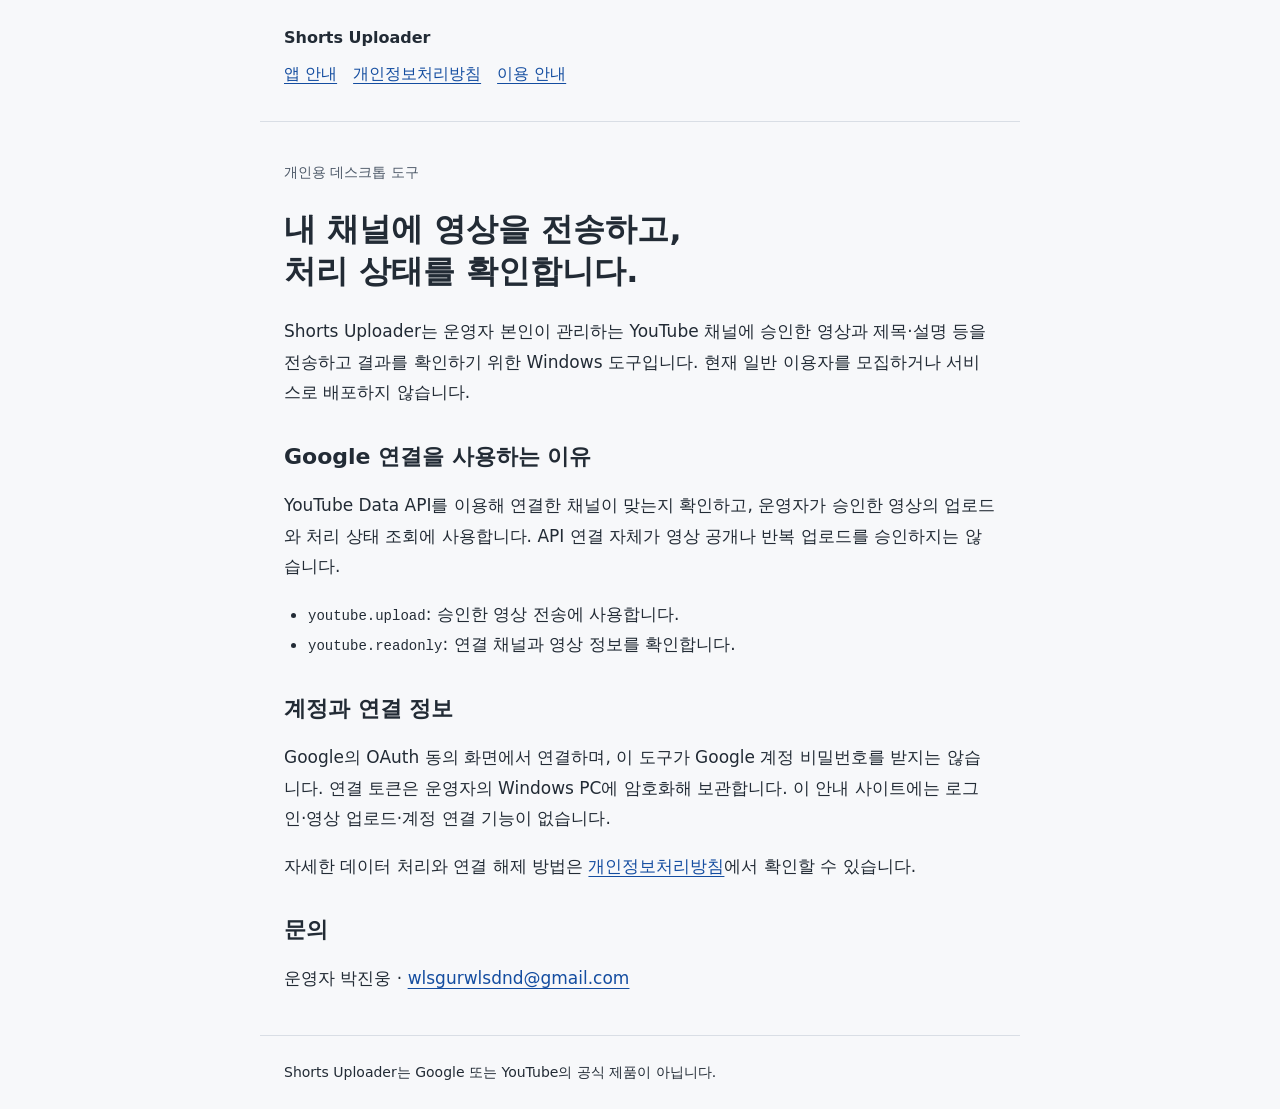
<file: index.html>
<!doctype html><html lang="ko"><head><meta charset="utf-8"><meta name="viewport" content="width=device-width,initial-scale=1"><meta name="description" content="Shorts Uploader는 운영자 소유 YouTube 채널의 영상 전송과 상태 확인을 위한 개인용 데스크톱 도구입니다."><title>Shorts Uploader · 앱 안내</title><link rel="stylesheet" href="style.css"></head><body><header><strong>Shorts Uploader</strong><nav aria-label="사이트 메뉴"><a href="index.html" aria-current="page">앱 안내</a><a href="privacy.html">개인정보처리방침</a><a href="terms.html">이용 안내</a></nav></header><main><p class="eyebrow">개인용 데스크톱 도구</p><h1>내 채널에 영상을 전송하고,<br>처리 상태를 확인합니다.</h1><p>Shorts Uploader는 운영자 본인이 관리하는 YouTube 채널에 승인한 영상과 제목·설명 등을 전송하고 결과를 확인하기 위한 Windows 도구입니다. 현재 일반 이용자를 모집하거나 서비스로 배포하지 않습니다.</p><h2>Google 연결을 사용하는 이유</h2><p>YouTube Data API를 이용해 연결한 채널이 맞는지 확인하고, 운영자가 승인한 영상의 업로드와 처리 상태 조회에 사용합니다. API 연결 자체가 영상 공개나 반복 업로드를 승인하지는 않습니다.</p><ul><li><span class="scope">youtube.upload</span>: 승인한 영상 전송에 사용합니다.</li><li><span class="scope">youtube.readonly</span>: 연결 채널과 영상 정보를 확인합니다.</li></ul><h2>계정과 연결 정보</h2><p>Google의 OAuth 동의 화면에서 연결하며, 이 도구가 Google 계정 비밀번호를 받지는 않습니다. 연결 토큰은 운영자의 Windows PC에 암호화해 보관합니다. 이 안내 사이트에는 로그인·영상 업로드·계정 연결 기능이 없습니다.</p><p>자세한 데이터 처리와 연결 해제 방법은 <a href="privacy.html">개인정보처리방침</a>에서 확인할 수 있습니다.</p><h2>문의</h2><p>운영자 박진웅 · <a href="mailto:wlsgurwlsdnd@gmail.com">wlsgurwlsdnd@gmail.com</a></p></main><footer>Shorts Uploader는 Google 또는 YouTube의 공식 제품이 아닙니다.</footer></body></html>
</file>
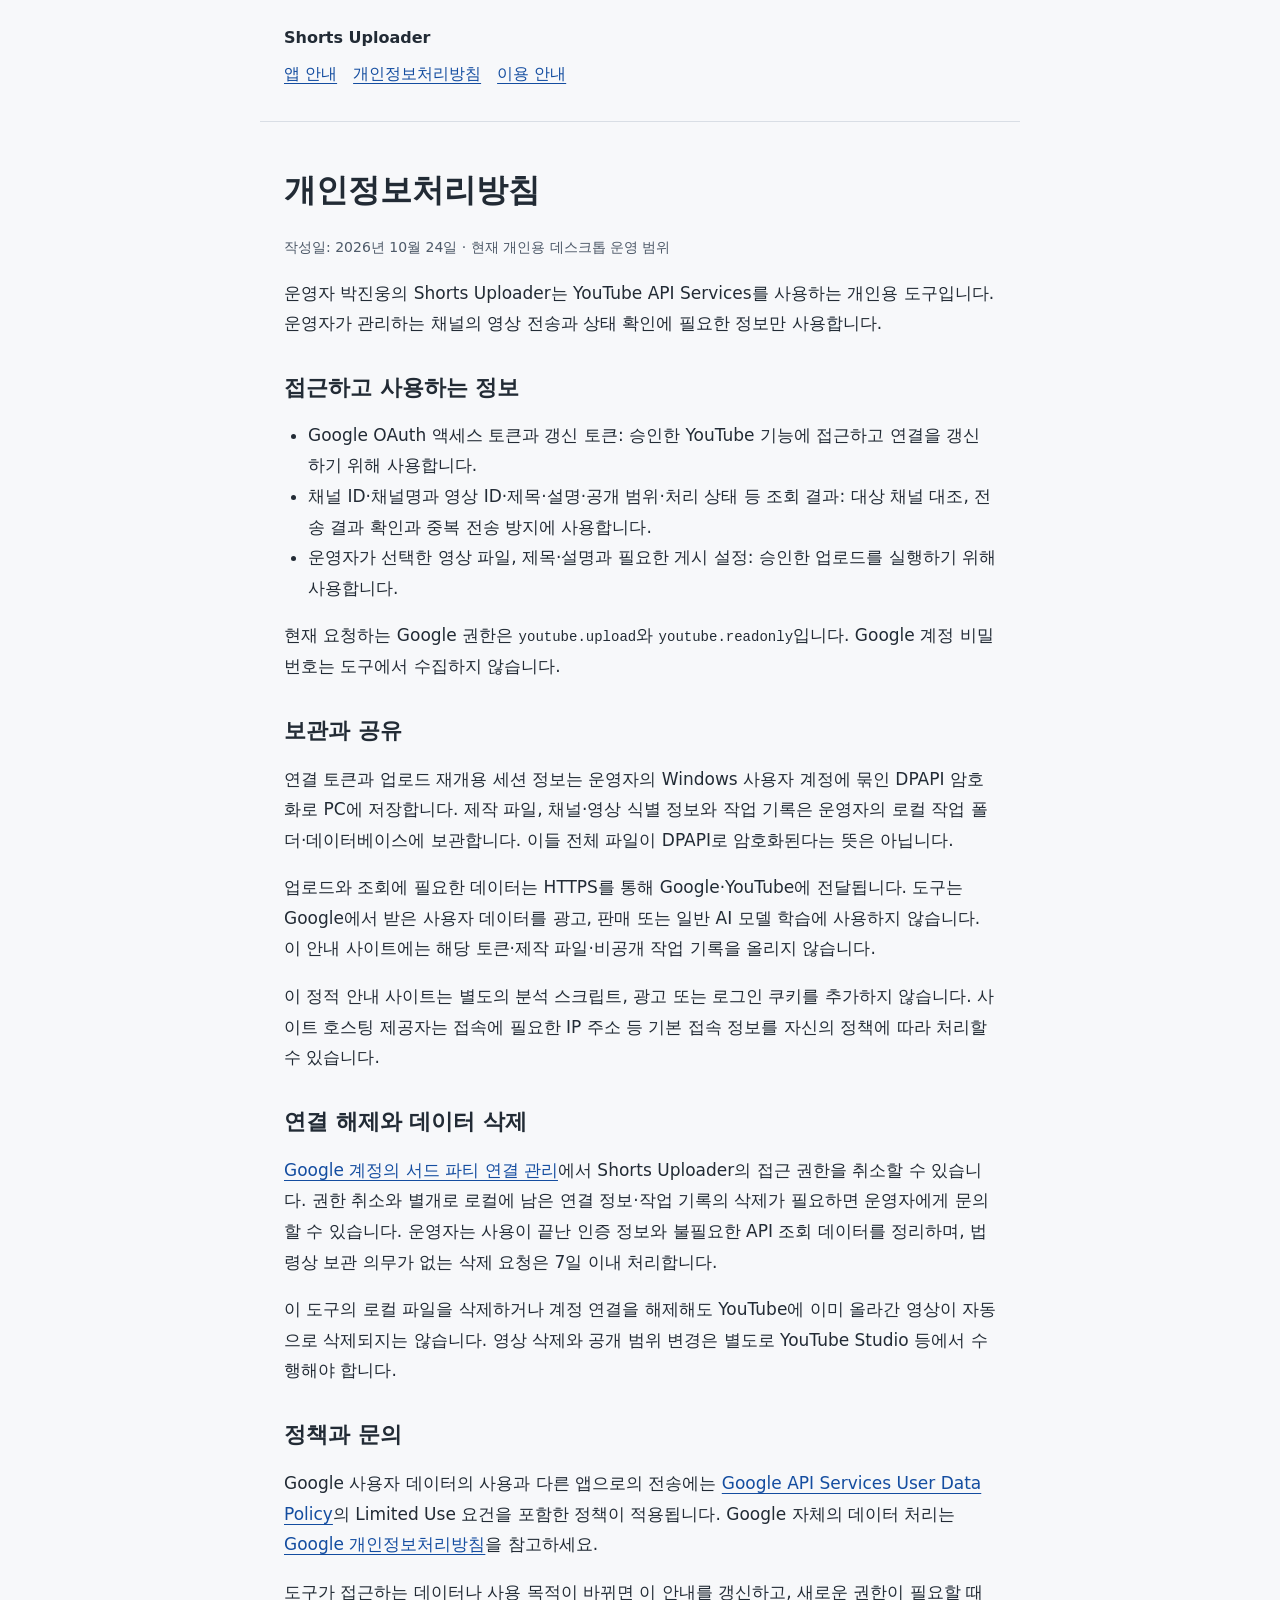
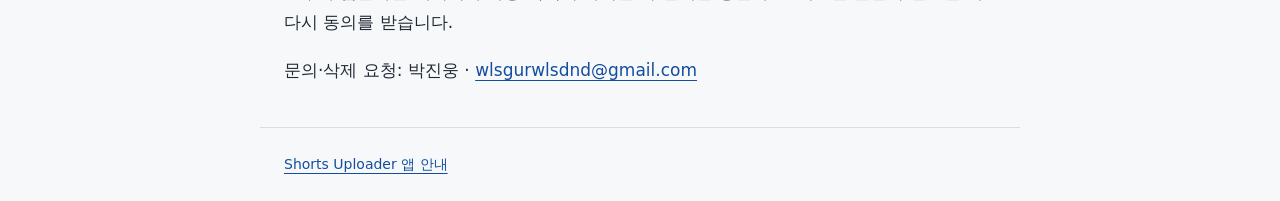
<file: privacy.html>
<!doctype html><html lang="ko"><head><meta charset="utf-8"><meta name="viewport" content="width=device-width,initial-scale=1"><title>개인정보처리방침 · Shorts Uploader</title><link rel="stylesheet" href="style.css"></head><body><header><strong>Shorts Uploader</strong><nav aria-label="사이트 메뉴"><a href="index.html">앱 안내</a><a href="privacy.html" aria-current="page">개인정보처리방침</a><a href="terms.html">이용 안내</a></nav></header><main><h1>개인정보처리방침</h1><p class="date">작성일: 2026년 10월 24일 · 현재 개인용 데스크톱 운영 범위</p><p>운영자 박진웅의 Shorts Uploader는 YouTube API Services를 사용하는 개인용 도구입니다. 운영자가 관리하는 채널의 영상 전송과 상태 확인에 필요한 정보만 사용합니다.</p><h2>접근하고 사용하는 정보</h2><ul><li>Google OAuth 액세스 토큰과 갱신 토큰: 승인한 YouTube 기능에 접근하고 연결을 갱신하기 위해 사용합니다.</li><li>채널 ID·채널명과 영상 ID·제목·설명·공개 범위·처리 상태 등 조회 결과: 대상 채널 대조, 전송 결과 확인과 중복 전송 방지에 사용합니다.</li><li>운영자가 선택한 영상 파일, 제목·설명과 필요한 게시 설정: 승인한 업로드를 실행하기 위해 사용합니다.</li></ul><p>현재 요청하는 Google 권한은 <span class="scope">youtube.upload</span>와 <span class="scope">youtube.readonly</span>입니다. Google 계정 비밀번호는 도구에서 수집하지 않습니다.</p><h2>보관과 공유</h2><p>연결 토큰과 업로드 재개용 세션 정보는 운영자의 Windows 사용자 계정에 묶인 DPAPI 암호화로 PC에 저장합니다. 제작 파일, 채널·영상 식별 정보와 작업 기록은 운영자의 로컬 작업 폴더·데이터베이스에 보관합니다. 이들 전체 파일이 DPAPI로 암호화된다는 뜻은 아닙니다.</p><p>업로드와 조회에 필요한 데이터는 HTTPS를 통해 Google·YouTube에 전달됩니다. 도구는 Google에서 받은 사용자 데이터를 광고, 판매 또는 일반 AI 모델 학습에 사용하지 않습니다. 이 안내 사이트에는 해당 토큰·제작 파일·비공개 작업 기록을 올리지 않습니다.</p><p>이 정적 안내 사이트는 별도의 분석 스크립트, 광고 또는 로그인 쿠키를 추가하지 않습니다. 사이트 호스팅 제공자는 접속에 필요한 IP 주소 등 기본 접속 정보를 자신의 정책에 따라 처리할 수 있습니다.</p><h2>연결 해제와 데이터 삭제</h2><p><a href="https://myaccount.google.com/connections">Google 계정의 서드 파티 연결 관리</a>에서 Shorts Uploader의 접근 권한을 취소할 수 있습니다. 권한 취소와 별개로 로컬에 남은 연결 정보·작업 기록의 삭제가 필요하면 운영자에게 문의할 수 있습니다. 운영자는 사용이 끝난 인증 정보와 불필요한 API 조회 데이터를 정리하며, 법령상 보관 의무가 없는 삭제 요청은 7일 이내 처리합니다.</p><p>이 도구의 로컬 파일을 삭제하거나 계정 연결을 해제해도 YouTube에 이미 올라간 영상이 자동으로 삭제되지는 않습니다. 영상 삭제와 공개 범위 변경은 별도로 YouTube Studio 등에서 수행해야 합니다.</p><h2>정책과 문의</h2><p>Google 사용자 데이터의 사용과 다른 앱으로의 전송에는 <a href="https://developers.google.com/terms/api-services-user-data-policy">Google API Services User Data Policy</a>의 Limited Use 요건을 포함한 정책이 적용됩니다. Google 자체의 데이터 처리는 <a href="https://policies.google.com/privacy">Google 개인정보처리방침</a>을 참고하세요.</p><p>도구가 접근하는 데이터나 사용 목적이 바뀌면 이 안내를 갱신하고, 새로운 권한이 필요할 때 다시 동의를 받습니다.</p><p>문의·삭제 요청: 박진웅 · <a href="mailto:wlsgurwlsdnd@gmail.com">wlsgurwlsdnd@gmail.com</a></p></main><footer><a href="index.html">Shorts Uploader 앱 안내</a></footer></body></html>
</file>
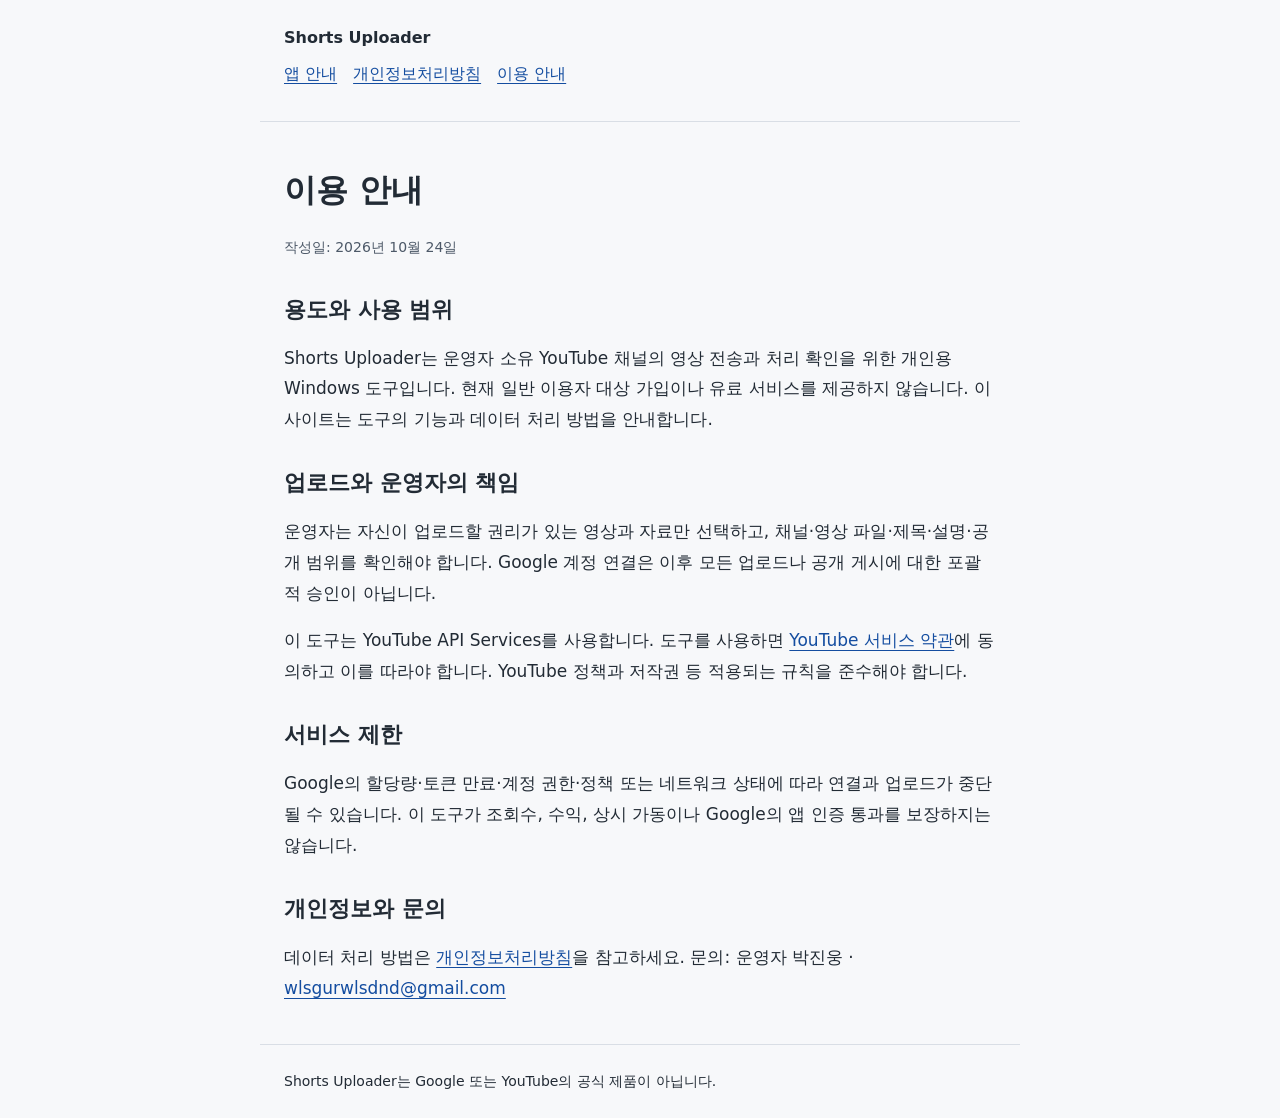
<file: terms.html>
<!doctype html><html lang="ko"><head><meta charset="utf-8"><meta name="viewport" content="width=device-width,initial-scale=1"><title>이용 안내 · Shorts Uploader</title><link rel="stylesheet" href="style.css"></head><body><header><strong>Shorts Uploader</strong><nav aria-label="사이트 메뉴"><a href="index.html">앱 안내</a><a href="privacy.html">개인정보처리방침</a><a href="terms.html" aria-current="page">이용 안내</a></nav></header><main><h1>이용 안내</h1><p class="date">작성일: 2026년 10월 24일</p><h2>용도와 사용 범위</h2><p>Shorts Uploader는 운영자 소유 YouTube 채널의 영상 전송과 처리 확인을 위한 개인용 Windows 도구입니다. 현재 일반 이용자 대상 가입이나 유료 서비스를 제공하지 않습니다. 이 사이트는 도구의 기능과 데이터 처리 방법을 안내합니다.</p><h2>업로드와 운영자의 책임</h2><p>운영자는 자신이 업로드할 권리가 있는 영상과 자료만 선택하고, 채널·영상 파일·제목·설명·공개 범위를 확인해야 합니다. Google 계정 연결은 이후 모든 업로드나 공개 게시에 대한 포괄적 승인이 아닙니다.</p><p>이 도구는 YouTube API Services를 사용합니다. 도구를 사용하면 <a href="https://www.youtube.com/t/terms">YouTube 서비스 약관</a>에 동의하고 이를 따라야 합니다. YouTube 정책과 저작권 등 적용되는 규칙을 준수해야 합니다.</p><h2>서비스 제한</h2><p>Google의 할당량·토큰 만료·계정 권한·정책 또는 네트워크 상태에 따라 연결과 업로드가 중단될 수 있습니다. 이 도구가 조회수, 수익, 상시 가동이나 Google의 앱 인증 통과를 보장하지는 않습니다.</p><h2>개인정보와 문의</h2><p>데이터 처리 방법은 <a href="privacy.html">개인정보처리방침</a>을 참고하세요. 문의: 운영자 박진웅 · <a href="mailto:wlsgurwlsdnd@gmail.com">wlsgurwlsdnd@gmail.com</a></p></main><footer>Shorts Uploader는 Google 또는 YouTube의 공식 제품이 아닙니다.</footer></body></html>
</file>
<file: style.css>
:root{color-scheme:light;font-family:system-ui,-apple-system,"Segoe UI",sans-serif;color:#222b35;background:#f7f8fa;line-height:1.8}*{box-sizing:border-box}body{margin:0}header,main,footer{max-width:760px;margin:auto;padding:24px}header{border-bottom:1px solid #d9dee5}nav{display:flex;gap:16px;flex-wrap:wrap}a{color:#144da0;text-underline-offset:4px}nav a{display:inline-flex;align-items:center;min-height:44px}h1{font-size:32px;line-height:1.3;margin:24px 0}h2{font-size:22px;line-height:1.5;margin:32px 0 10px}p,li{font-size:17px}ul{padding-left:24px}.eyebrow,.date{font-size:14px;color:#4d5968}footer{border-top:1px solid #d9dee5;font-size:14px}.scope{overflow-wrap:anywhere;font-family:ui-monospace,monospace;font-size:14px}a:focus-visible{outline:3px solid #144da0;outline-offset:5px}@media(max-width:520px){header,main,footer{padding:20px}h1{font-size:28px}}
</file>
